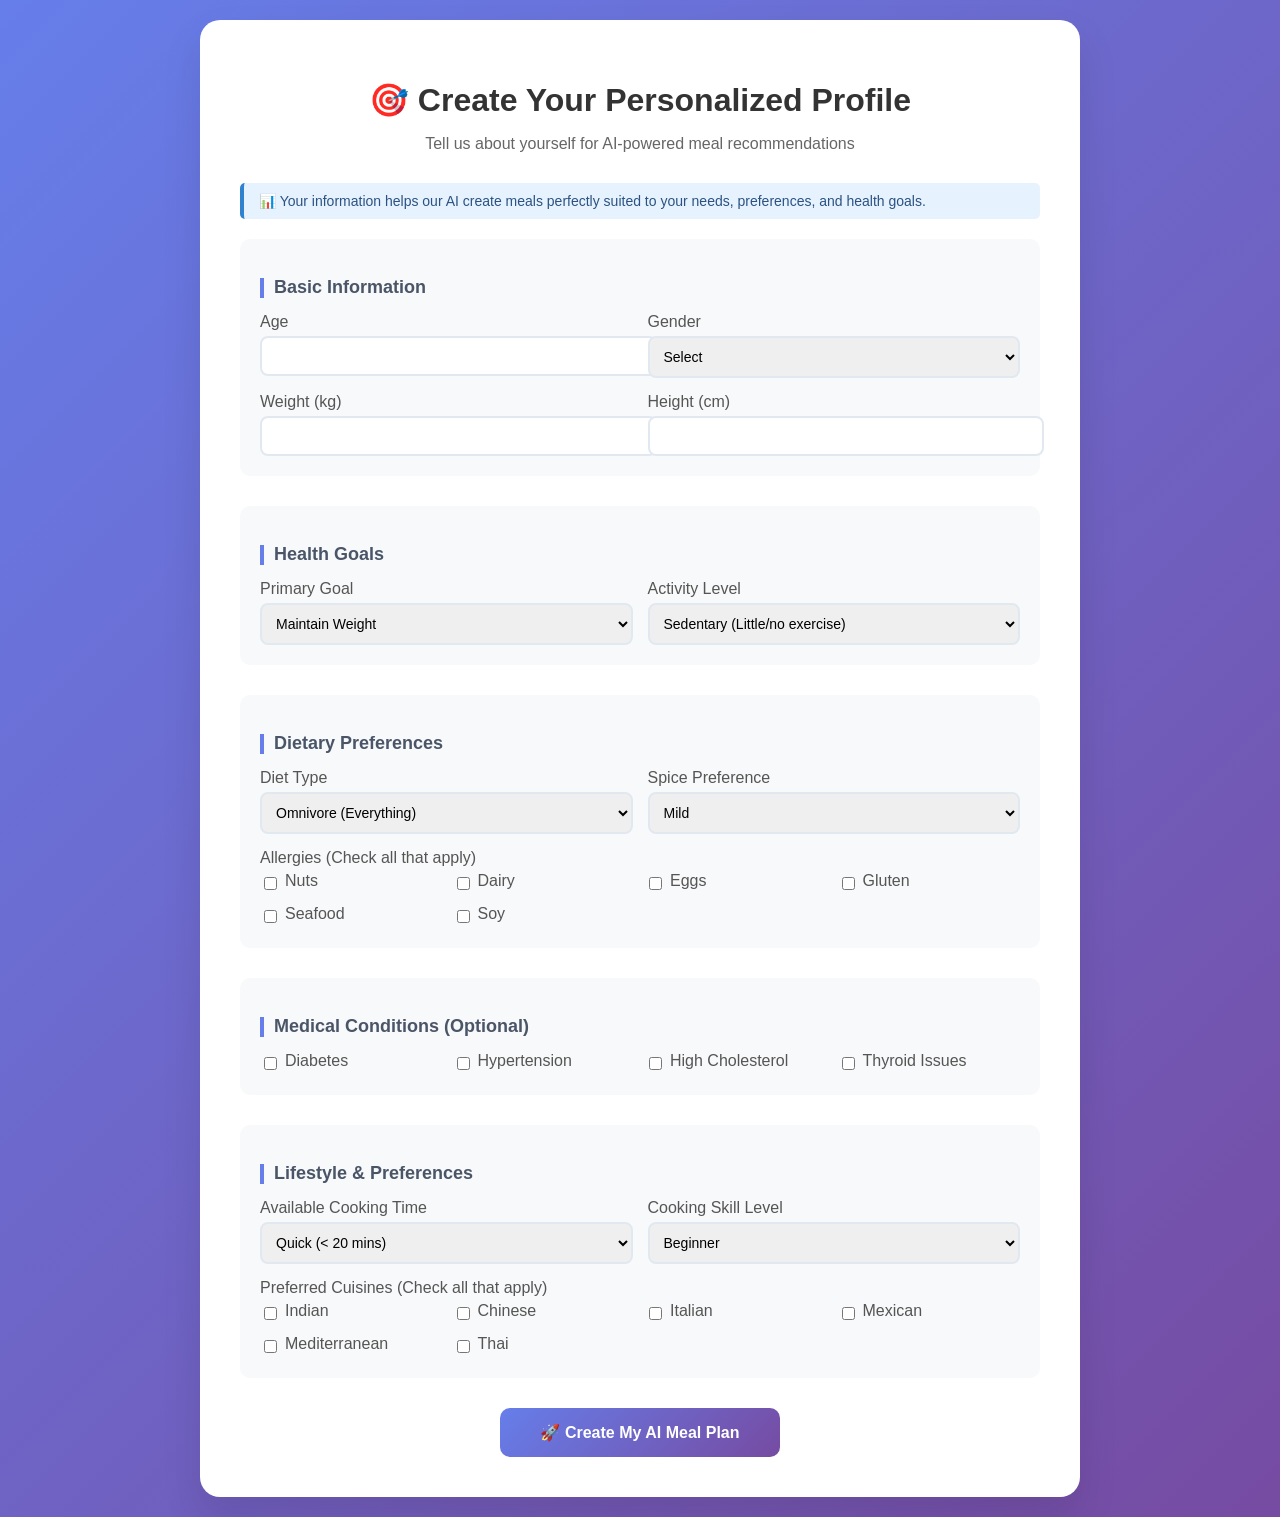
<file: templates/profile.html>
<!DOCTYPE html>
<html lang="en">
<head>
    <meta charset="UTF-8">
    <title>Create Your Profile - AI Diet Planner</title>
    <style>
        body {
            background: linear-gradient(135deg, #667eea 0%, #764ba2 100%);
            font-family: 'Segoe UI', sans-serif;
            margin: 0;
            padding: 20px;
            min-height: 100vh;
        }

        .container {
            max-width: 800px;
            margin: auto;
            background: white;
            padding: 40px;
            border-radius: 20px;
            box-shadow: 0 20px 40px rgba(0, 0, 0, 0.1);
        }

        h1 {
            color: #333;
            text-align: center;
            margin-bottom: 10px;
        }

        .subtitle {
            text-align: center;
            color: #666;
            margin-bottom: 30px;
        }

        .form-section {
            margin-bottom: 30px;
            padding: 20px;
            background: #f8f9fa;
            border-radius: 10px;
        }

        .section-title {
            font-size: 18px;
            font-weight: bold;
            color: #4a5568;
            margin-bottom: 15px;
            display: flex;
            align-items: center;
        }

        .section-title::before {
            content: '';
            width: 4px;
            height: 20px;
            background: #667eea;
            margin-right: 10px;
        }

        .form-grid {
            display: grid;
            grid-template-columns: repeat(auto-fit, minmax(250px, 1fr));
            gap: 15px;
        }

        label {
            display: block;
            margin-bottom: 5px;
            color: #555;
            font-weight: 500;
        }

        input, select {
            width: 100%;
            padding: 10px;
            border: 2px solid #e2e8f0;
            border-radius: 8px;
            font-size: 14px;
            transition: border-color 0.3s;
        }

        input:focus, select:focus {
            outline: none;
            border-color: #667eea;
        }

        .checkbox-group {
            display: grid;
            grid-template-columns: repeat(auto-fit, minmax(150px, 1fr));
            gap: 10px;
        }

        .checkbox-item {
            display: flex;
            align-items: center;
        }

        .checkbox-item input[type="checkbox"] {
            width: auto;
            margin-right: 8px;
        }

        button {
            background: linear-gradient(135deg, #667eea 0%, #764ba2 100%);
            color: white;
            padding: 15px 40px;
            border: none;
            border-radius: 10px;
            font-size: 16px;
            font-weight: bold;
            cursor: pointer;
            display: block;
            margin: 30px auto 0;
            transition: transform 0.3s;
        }

        button:hover {
            transform: translateY(-2px);
            box-shadow: 0 5px 15px rgba(102, 126, 234, 0.4);
        }

        .info-box {
            background: #e6f3ff;
            border-left: 4px solid #3182ce;
            padding: 10px 15px;
            margin-bottom: 20px;
            border-radius: 5px;
        }

        .info-box p {
            margin: 0;
            color: #2c5282;
            font-size: 14px;
        }
    </style>
</head>
<body>
    <div class="container">
        <h1>🎯 Create Your Personalized Profile</h1>
        <p class="subtitle">Tell us about yourself for AI-powered meal recommendations</p>

        <div class="info-box">
            <p>📊 Your information helps our AI create meals perfectly suited to your needs, preferences, and health goals.</p>
        </div>

        <form action="/save_profile" method="post">
            <!-- Basic Information -->
            <div class="form-section">
                <h3 class="section-title">Basic Information</h3>
                <div class="form-grid">
                    <div>
                        <label for="age">Age</label>
                        <input type="number" name="age" id="age" required min="10" max="100">
                    </div>
                    <div>
                        <label for="gender">Gender</label>
                        <select name="gender" id="gender" required>
                            <option value="">Select</option>
                            <option value="male">Male</option>
                            <option value="female">Female</option>
                            <option value="other">Other</option>
                        </select>
                    </div>
                    <div>
                        <label for="weight">Weight (kg)</label>
                        <input type="number" name="weight" id="weight" required step="0.1" min="20" max="300">
                    </div>
                    <div>
                        <label for="height">Height (cm)</label>
                        <input type="number" name="height" id="height" required min="100" max="250">
                    </div>
                </div>
            </div>

            <!-- Health Goals -->
            <div class="form-section">
                <h3 class="section-title">Health Goals</h3>
                <div class="form-grid">
                    <div>
                        <label for="goal">Primary Goal</label>
                        <select name="goal" id="goal" required>
                            <option value="maintain">Maintain Weight</option>
                            <option value="lose_weight">Lose Weight</option>
                            <option value="gain_weight">Gain Weight</option>
                            <option value="muscle_gain">Build Muscle</option>
                        </select>
                    </div>
                    <div>
                        <label for="activity_level">Activity Level</label>
                        <select name="activity_level" id="activity_level" required>
                            <option value="sedentary">Sedentary (Little/no exercise)</option>
                            <option value="light">Light (Exercise 1-3 days/week)</option>
                            <option value="moderate">Moderate (Exercise 3-5 days/week)</option>
                            <option value="active">Active (Exercise 6-7 days/week)</option>
                            <option value="very_active">Very Active (Physical job + exercise)</option>
                        </select>
                    </div>
                </div>
            </div>

            <!-- Dietary Preferences -->
            <div class="form-section">
                <h3 class="section-title">Dietary Preferences</h3>
                <div class="form-grid">
                    <div>
                        <label for="dietary_type">Diet Type</label>
                        <select name="dietary_type" id="dietary_type" required>
                            <option value="omnivore">Omnivore (Everything)</option>
                            <option value="vegetarian">Vegetarian</option>
                            <option value="vegan">Vegan</option>
                            <option value="pescatarian">Pescatarian</option>
                        </select>
                    </div>
                    <div>
                        <label for="spice_tolerance">Spice Preference</label>
                        <select name="spice_tolerance" id="spice_tolerance">
                            <option value="mild">Mild</option>
                            <option value="medium">Medium</option>
                            <option value="spicy">Spicy</option>
                        </select>
                    </div>
                </div>

                <div style="margin-top: 15px;">
                    <label>Allergies (Check all that apply)</label>
                    <div class="checkbox-group">
                        <div class="checkbox-item">
                            <input type="checkbox" name="allergies" value="nuts" id="allergy_nuts">
                            <label for="allergy_nuts">Nuts</label>
                        </div>
                        <div class="checkbox-item">
                            <input type="checkbox" name="allergies" value="dairy" id="allergy_dairy">
                            <label for="allergy_dairy">Dairy</label>
                        </div>
                        <div class="checkbox-item">
                            <input type="checkbox" name="allergies" value="eggs" id="allergy_eggs">
                            <label for="allergy_eggs">Eggs</label>
                        </div>
                        <div class="checkbox-item">
                            <input type="checkbox" name="allergies" value="gluten" id="allergy_gluten">
                            <label for="allergy_gluten">Gluten</label>
                        </div>
                        <div class="checkbox-item">
                            <input type="checkbox" name="allergies" value="seafood" id="allergy_seafood">
                            <label for="allergy_seafood">Seafood</label>
                        </div>
                        <div class="checkbox-item">
                            <input type="checkbox" name="allergies" value="soy" id="allergy_soy">
                            <label for="allergy_soy">Soy</label>
                        </div>
                    </div>
                </div>
            </div>

            <!-- Medical Conditions -->
            <div class="form-section">
                <h3 class="section-title">Medical Conditions (Optional)</h3>
                <div class="checkbox-group">
                    <div class="checkbox-item">
                        <input type="checkbox" name="medical_conditions" value="diabetes" id="med_diabetes">
                        <label for="med_diabetes">Diabetes</label>
                    </div>
                    <div class="checkbox-item">
                        <input type="checkbox" name="medical_conditions" value="hypertension" id="med_hypertension">
                        <label for="med_hypertension">Hypertension</label>
                    </div>
                    <div class="checkbox-item">
                        <input type="checkbox" name="medical_conditions" value="cholesterol" id="med_cholesterol">
                        <label for="med_cholesterol">High Cholesterol</label>
                    </div>
                    <div class="checkbox-item">
                        <input type="checkbox" name="medical_conditions" value="thyroid" id="med_thyroid">
                        <label for="med_thyroid">Thyroid Issues</label>
                    </div>
                </div>
            </div>

            <!-- Lifestyle -->
            <div class="form-section">
                <h3 class="section-title">Lifestyle & Preferences</h3>
                <div class="form-grid">
                    <div>
                        <label for="meal_prep_time">Available Cooking Time</label>
                        <select name="meal_prep_time" id="meal_prep_time">
                            <option value="quick">Quick (< 20 mins)</option>
                            <option value="medium">Medium (20-40 mins)</option>
                            <option value="elaborate">Elaborate (40+ mins)</option>
                        </select>
                    </div>
                    <div>
                        <label for="cooking_skill">Cooking Skill Level</label>
                        <select name="cooking_skill" id="cooking_skill">
                            <option value="beginner">Beginner</option>
                            <option value="intermediate">Intermediate</option>
                            <option value="advanced">Advanced</option>
                        </select>
                    </div>
                </div>

                <div style="margin-top: 15px;">
                    <label>Preferred Cuisines (Check all that apply)</label>
                    <div class="checkbox-group">
                        <div class="checkbox-item">
                            <input type="checkbox" name="cuisine_preferences" value="indian" id="cuisine_indian">
                            <label for="cuisine_indian">Indian</label>
                        </div>
                        <div class="checkbox-item">
                            <input type="checkbox" name="cuisine_preferences" value="chinese" id="cuisine_chinese">
                            <label for="cuisine_chinese">Chinese</label>
                        </div>
                        <div class="checkbox-item">
                            <input type="checkbox" name="cuisine_preferences" value="italian" id="cuisine_italian">
                            <label for="cuisine_italian">Italian</label>
                        </div>
                        <div class="checkbox-item">
                            <input type="checkbox" name="cuisine_preferences" value="mexican" id="cuisine_mexican">
                            <label for="cuisine_mexican">Mexican</label>
                        </div>
                        <div class="checkbox-item">
                            <input type="checkbox" name="cuisine_preferences" value="mediterranean" id="cuisine_mediterranean">
                            <label for="cuisine_mediterranean">Mediterranean</label>
                        </div>
                        <div class="checkbox-item">
                            <input type="checkbox" name="cuisine_preferences" value="thai" id="cuisine_thai">
                            <label for="cuisine_thai">Thai</label>
                        </div>
                    </div>
                </div>
            </div>

            <button type="submit">🚀 Create My AI Meal Plan</button>
        </form>
    </div>
</body>
</html>
</file>
